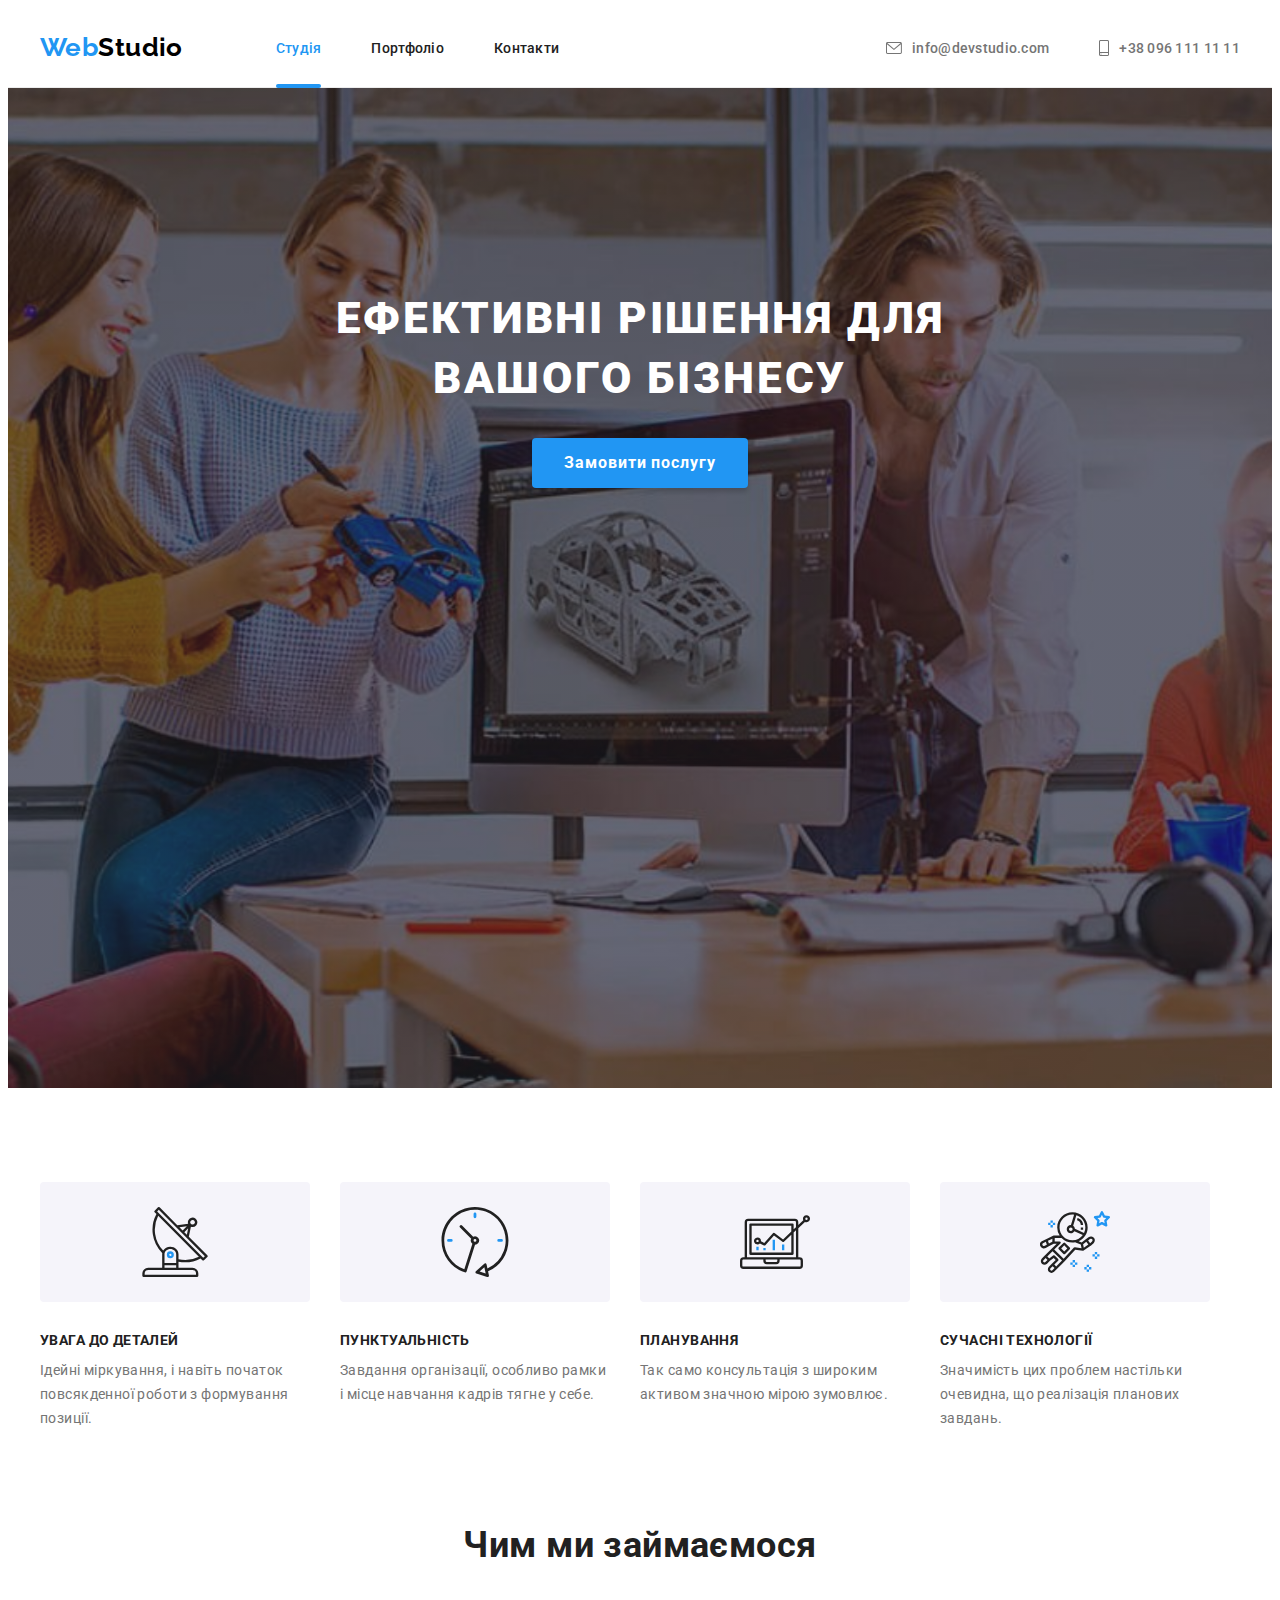
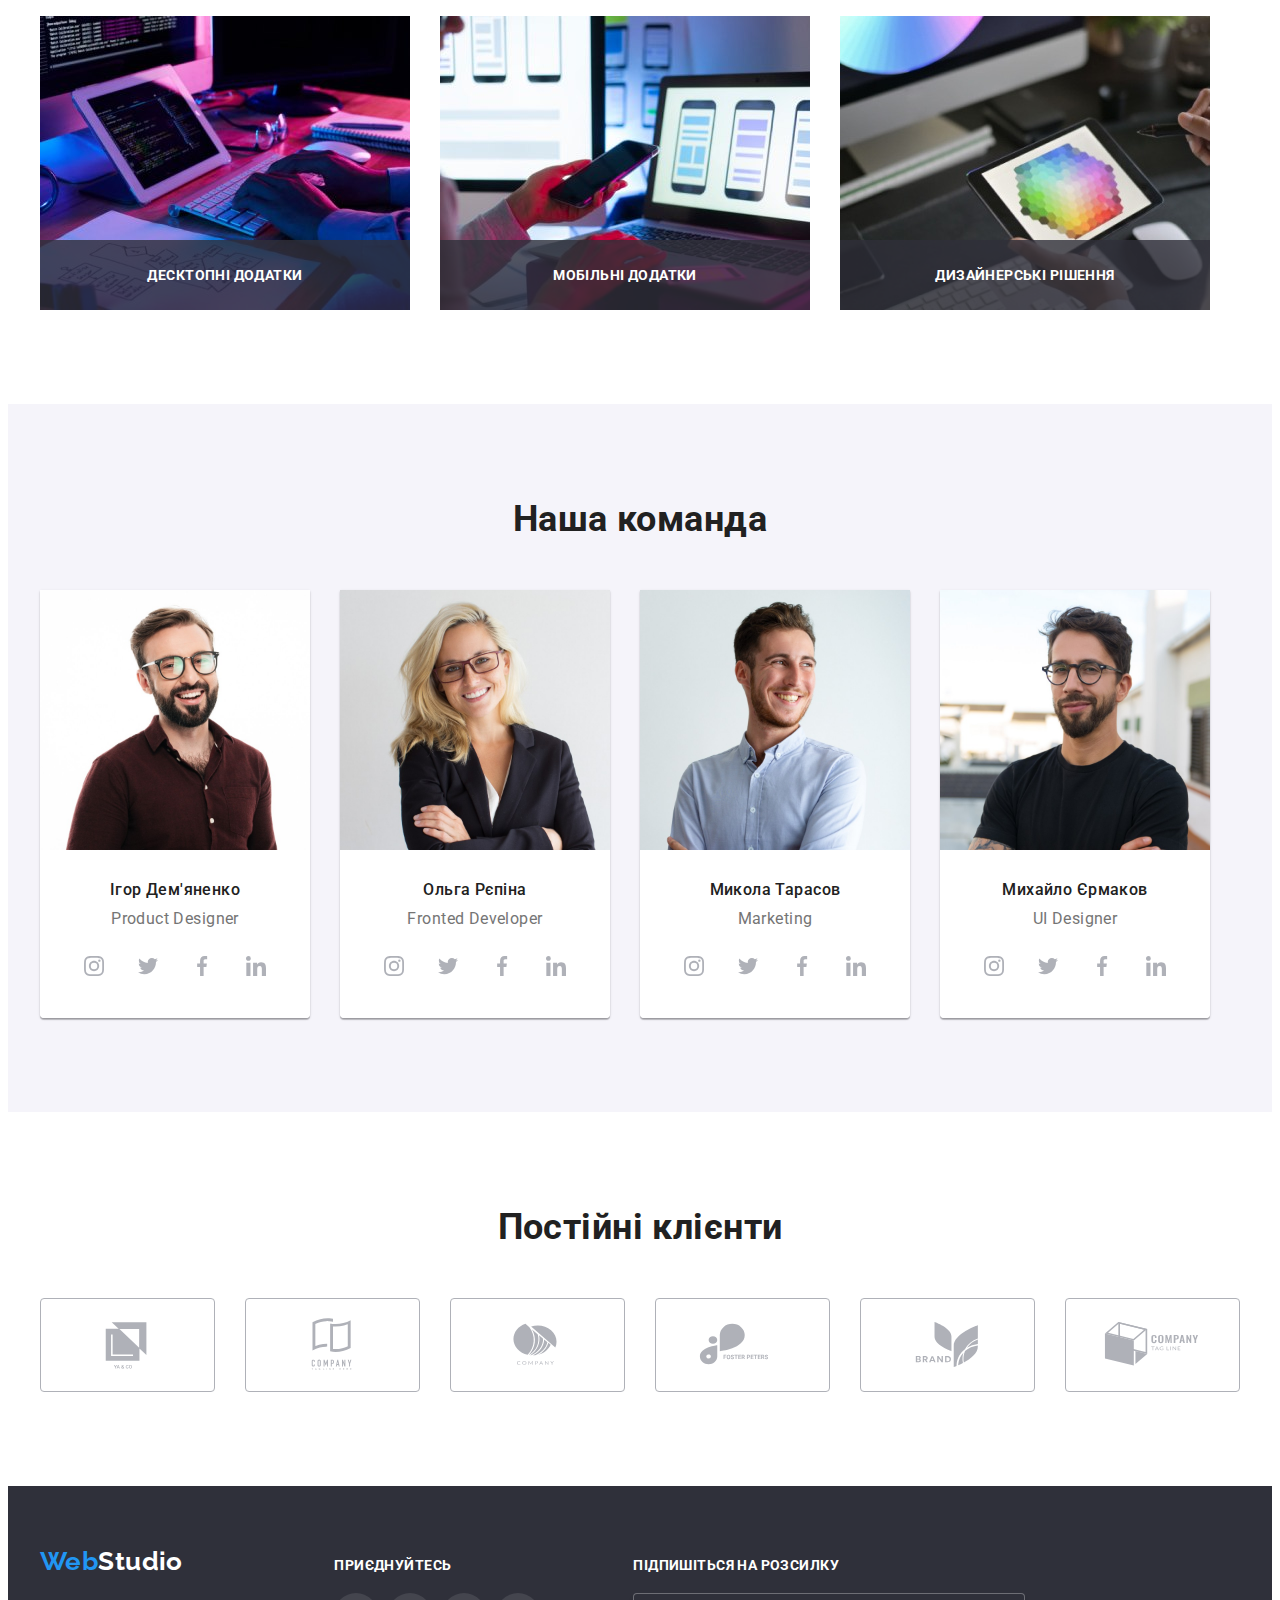
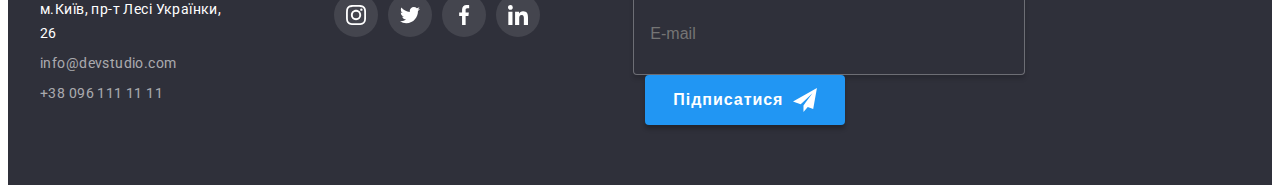
<file: index.html>
<!DOCTYPE html>
<html lang="uk">
  <head>
    <meta charset="UTF-8" />
    <meta http-equiv="X-UA-Compatible" content="IE=edge" />
    <meta name="viewport" content="width=device-width, initial-scale=1.0" />
    <title>Студія</title>
    <!--Fonts-->
    <link rel="preconnect" href="https://fonts.googleapis.com" />
    <link rel="preconnect" href="https://fonts.gstatic.com" crossorigin />
    <link
      href="https://fonts.googleapis.com/css2?family=Raleway:wght@700&family=Roboto:wght@400;500;700;900&display=swap"
      rel="stylesheet"
    />
    <!-- Нормализатор-->
    <link
      rel="stylesheet"
      href="https://cdnjs.cloudflare.com/ajax/libs/modern-normalize/1.1.0/modern-normalize.min.css"
      integrity="sha512-wpPYUAdjBVSE4KJnH1VR1HeZfpl1ub8YT/NKx4PuQ5NmX2tKuGu6U/JRp5y+Y8XG2tV+wKQpNHVUX03MfMFn9Q=="
      crossorigin="anonymous"
      referrerpolicy="no-referrer"
    />
    <!--Styles-->
    <!--<link rel="stylesheet" href="./css/styles.css" />-->
    <link rel="stylesheet" href="./css/main.min.css" />
  </head>
  <body class="page">
    <!--Header-->
    <header class="header">
      <div class="container header__container">
        <a href="./index.html" class="logo logo--color-dark"
          ><span class="accent">Web</span>Studio</a
        >
        <nav class="navigation">
          <ul class="menu navigation__menu">
            <li class="menu__item">
              <a href="./index.html" class="menu__link current">Cтудія</a>
            </li>
            <li class="menu__item">
              <a href="./portfolio.html" class="menu__link">Портфоліо</a>
            </li>
            <li class="menu__item"><a href="" class="menu__link">Контакти</a></li>
          </ul>
        </nav>
        <ul class="connect header__connect">
          <li class="connect__item">
            <a class="connect__link" href="mailto:info@devstudio.com">
              <svg class="connect__svg" width="16" height="12">
                <use href="./images/icons.svg#mail"></use>
              </svg>
              info@devstudio.com
            </a>
          </li>
          <li class="connect__item">
            <a class="connect__link" href="tel:+380961111111"
              ><svg class="connect__svg" width="10" height="16">
                <use href="./images/icons.svg#smartphone"></use>
              </svg>
              +38 096 111 11 11
            </a>
          </li>
        </ul>
      </div>
    </header>
    <main>
      <!--Hero-->
      <section class="hero">
        <div class="container hero__container">
          <h1 class="hero__title">Ефективні рішення для вашого бізнесу</h1>
          <button type="button" class="hero__btn" data-modal-open>Замовити послугу</button>
          <div class="hero-backdrop is-hidden" data-modal>
            <div class="hero-modal">
              <button class="btn-close" type="button" data-modal-close>
                <svg class="modal-close" width="11" height="11">
                  <use href="./images/icons.svg#vector"></use>
                </svg>
              </button>
              <p class="modal-title">Залиште свої дані, ми вам передзвонимо</p>
              <form class="modal-form">
                <div class="modal-field">
                  <label for="user-name" class="input-label">Ім'я</label>
                  <div class="input-wrap">
                    <input
                      type="text"
                      name="user-name"
                      class="modal-input"
                      id="user-name"
                      required
                    />
                    <svg class="modal-input-icon" width="18" height="18">
                      <use href="./images/icons.svg#person"></use>
                    </svg>
                  </div>
                </div>
                <div class="modal-field">
                  <label for="user-tel" class="input-label">Телефон</label>
                  <div class="input-wrap">
                    <input type="text" name="user-tel" class="modal-input" id="user-tel" required />
                    <svg class="modal-input-icon" width="18" height="18">
                      <use href="./images/icons.svg#phone"></use>
                    </svg>
                  </div>
                </div>
                <div class="modal-field">
                  <label for="user-email" class="input-label">Пошта</label>
                  <div class="input-wrap">
                    <input type="text" name="user-email" class="modal-input" id="user-email" />
                    <svg class="modal-input-icon" width="18" height="18">
                      <use href="./images/icons.svg#email"></use>
                    </svg>
                  </div>
                </div>
                <div class="field-comment">
                  <label for="user-comment" class="input-label">Коментар</label>
                  <textarea
                    name="user-comment"
                    class="modal-comment"
                    id="user-comment"
                    placeholder="Введіть текст"
                  ></textarea>
                </div>
                <div class="modal-agree">
                  <input
                    type="checkbox"
                    name="privacy"
                    id="privacy"
                    class="input-check visually-hidden"
                  />
                  <label class="check-text" for="privacy">
                    <span
                      ><svg class="icon-check" width="16" height="15">
                        <use href="./images/icons.svg#check"></use>
                      </svg>
                    </span>
                    Погоджуюся з розсилкою та приймаю
                    <a href=" " class="link-agree">Умови договору</a></label
                  >
                </div>
                <button type="submit" class="btn-modal">Відправити</button>
              </form>
            </div>
          </div>
        </div>
      </section>
      <!--Особливості-->
      <section class="feature section">
        <div class="container feature__container">
          <h2 class="feature__name visually-hidden" lang="en">Feature</h2>
          <ul class="aspect feature__aspect">
            <li class="aspect__item">
              <div class="aspect__group">
                <svg class="aspect__icon">
                  <use href="./images/icons.svg#antenna"></use>
                </svg>
              </div>
              <h3 class="aspect__title">Увага до деталей</h3>
              <p class="aspect__text">
                Ідейні міркування, і навіть початок повсякденної роботи з формування позиції.
              </p>
            </li>
            <li class="aspect__item">
              <div class="aspect__group">
                <svg class="aspect__icon">
                  <use href="./images/icons.svg#clock"></use>
                </svg>
              </div>
              <h3 class="aspect__title">Пунктуальність</h3>
              <p class="aspect__text">
                Завдання організації, особливо рамки і місце навчання кадрів тягне у себе.
              </p>
            </li>
            <li class="aspect__item">
              <div class="aspect__group">
                <svg class="aspect__icon">
                  <use href="./images/icons.svg#diagram"></use>
                </svg>
              </div>
              <h3 class="aspect__title">Планування</h3>
              <p class="aspect__text">
                Так само консультація з широким активом значною мірою зумовлює.
              </p>
            </li>
            <li class="aspect__item">
              <div class="aspect__group">
                <svg class="aspect__icon">
                  <use href="./images/icons.svg#astronaut"></use>
                </svg>
              </div>
              <h3 class="aspect__title">Сучасні технології</h3>
              <p class="aspect__text">
                Значимість цих проблем настільки очевидна, що реалізація планових завдань.
              </p>
            </li>
          </ul>
        </div>
      </section>
      <!--Чим ми займаємося-->
      <section class="work section">
        <div class="container work__container">
          <h2 class="work__title">Чим ми займаємося</h2>
          <ul class="label work__label">
            <li class="label__item">
              <div class="label__thumb">
                <h3 class="label__title">Десктопні додатки</h3>
              </div>
              <img
                class="label__img"
                src="./images/box-1.jpg"
                alt="Набір коду на клавіатурі"
                width="370"
                height="294"
              />
            </li>
            <li class="label__item">
              <div class="label__thumb">
                <h3 class="label__title">Мобільні додатки</h3>
              </div>
              <img
                class="label__img"
                src="./images/box-2.jpg"
                alt="Тримає телефон над ноутбуком"
                width="370"
                height="294"
              />
            </li>
            <li class="label__item">
              <div class="label__thumb">
                <h3 class="label__title">Дизайнерські рішення</h3>
              </div>
              <img
                class="label__img"
                src="./images/box-3.jpg"
                alt="Спектр кольорів на планшеті"
                width="370"
                height="294"
              />
            </li>
          </ul>
        </div>
      </section>
      <!--Teams-->
      <section class="teams section">
        <div class="container teams__container">
          <h2 class="teams__title">Наша команда</h2>
          <ul class="members teams__members">
            <li class="members__item">
              <img
                class="members__img"
                src="./images/team-1.jpg"
                alt="Чоловік з бородою у рубашці в окулярах"
                width="270"
                height="260"
              />
              <div class="members__group">
                <h3 class="members__subtitle">Ігор Дем'яненко</h3>
                <p class="members__text" lang="en">Product Designer</p>
                <ul class="social members__social">
                  <li class="social__item сommun-item">
                    <a
                      class="social__link commun-link commun-link--color-light"
                      href="https://www.instagram.com"
                      target="_blank"
                      rel="noreferrer noopener"
                      lang="en"
                      aria-label="Instagram"
                    >
                      <svg class="social__icon commun-icon">
                        <use href="./images/icons.svg#instagram"></use>
                      </svg>
                    </a>
                  </li>
                  <li class="social__item сommun-item">
                    <a
                      class="social__link commun-link commun-link--color-light"
                      href="https://twitter.com"
                      target="_blank"
                      rel="noreferrer noopener"
                      lang="en"
                      aria-label="Twitter"
                    >
                      <svg class="social__icon commun-icon">
                        <use href="./images/icons.svg#twitter"></use>
                      </svg>
                    </a>
                  </li>
                  <li class="social__item сommun-item">
                    <a
                      class="social__link commun-link commun-link--color-light"
                      href="https://www.facebook.com/"
                      target="_blank"
                      rel="noreferrer noopener"
                      lang="en"
                      aria-label="Facebook"
                    >
                      <svg class="social__icon commun-icon">
                        <use href="./images/icons.svg#facebook"></use>
                      </svg>
                    </a>
                  </li>
                  <li class="social__item сommun-item">
                    <a
                      class="social__link commun-link commun-link--color-light"
                      href="https://www.linkedin.com"
                      target="_blank"
                      rel="noreferrer noopener"
                      lang="en"
                      aria-label="Lindenin"
                    >
                      <svg class="social__icon commun-icon">
                        <use href="./images/icons.svg#linkedin"></use>
                      </svg>
                    </a>
                  </li>
                </ul>
              </div>
            </li>
            <li class="members__item">
              <img
                class="members__img"
                src="./images/team-2.jpg"
                alt="Жінка в окулярах в піджаку"
                width="270"
                height="260"
              />
              <div class="members__group">
                <h3 class="members__subtitle">Ольга Рєпіна</h3>
                <p class="members__text" lang="en">Fronted Developer</p>
                <ul class="social members__social">
                  <li class="social__item сommun-item">
                    <a
                      class="social__link commun-link commun-link--color-light"
                      href="https://www.instagram.com"
                      target="_blank"
                      rel="noreferrer noopener"
                      lang="en"
                      aria-label="Instagram"
                    >
                      <svg class="social__icon commun-icon">
                        <use href="./images/icons.svg#instagram"></use>
                      </svg>
                    </a>
                  </li>
                  <li class="social__item сommun-item">
                    <a
                      class="social__link commun-link commun-link--color-light"
                      href="https://twitter.com"
                      target="_blank"
                      rel="noreferrer noopener"
                      lang="en"
                      aria-label="Twitter"
                    >
                      <svg class="social__icon commun-icon">
                        <use href="./images/icons.svg#twitter"></use>
                      </svg>
                    </a>
                  </li>
                  <li class="social__item сommun-item">
                    <a
                      class="social__link commun-link commun-link--color-light"
                      href="https://www.facebook.com/"
                      target="_blank"
                      rel="noreferrer noopener"
                      lang="en"
                      aria-label="Facebook"
                    >
                      <svg class="social__icon commun-icon">
                        <use href="./images/icons.svg#facebook"></use>
                      </svg>
                    </a>
                  </li>
                  <li class="social__item сommun-item">
                    <a
                      class="social__link commun-link commun-link--color-light"
                      href="https://www.linkedin.com"
                      target="_blank"
                      rel="noreferrer noopener"
                      lang="en"
                      aria-label="Linkendin"
                    >
                      <svg class="social__icon commun-icon">
                        <use href="./images/icons.svg#linkedin"></use>
                      </svg>
                    </a>
                  </li>
                </ul>
              </div>
            </li>
            <li class="members__item сommun-item">
              <img
                class="members__img"
                src="./images/team-3.jpg"
                alt="Чоловік у блакитній рубашці"
                width="270"
                height="260"
              />
              <div class="members__group">
                <h3 class="members__subtitle">Микола Тарасов</h3>
                <p class="members__text" lang="en">Marketing</p>
                <ul class="social members__social">
                  <li class="social__item сommun-item">
                    <a
                      class="social__link commun-link commun-link--color-light"
                      href="https://www.instagram.com"
                      target="_blank"
                      rel="noreferrer noopener"
                      lang="en"
                      aria-label="Instagram"
                    >
                      <svg class="social__icon commun-icon">
                        <use href="./images/icons.svg#instagram"></use>
                      </svg>
                    </a>
                  </li>
                  <li class="social__item сommun-item">
                    <a
                      class="social__link commun-link commun-link--color-light"
                      href="https://twitter.com"
                      target="_blank"
                      rel="noreferrer noopener"
                      lang="en"
                      aria-label="Twitter"
                    >
                      <svg class="social__icon commun-icon">
                        <use href="./images/icons.svg#twitter"></use>
                      </svg>
                    </a>
                  </li>
                  <li class="social__item сommun-item">
                    <a
                      class="social__link commun-link commun-link--color-light"
                      href="https://www.facebook.com/"
                      target="_blank"
                      rel="noreferrer noopener"
                      lang="en"
                      aria-label="Facebook"
                    >
                      <svg class="social__icon commun-icon">
                        <use href="./images/icons.svg#facebook"></use>
                      </svg>
                    </a>
                  </li>
                  <li class="social__item сommun-item">
                    <a
                      class="social__link commun-link commun-link--color-light"
                      href="https://www.linkedin.com"
                      target="_blank"
                      rel="noreferrer noopener"
                      lang="en"
                      aria-label="Linkendin"
                    >
                      <svg class="social__icon commun-icon">
                        <use href="./images/icons.svg#linkedin"></use>
                      </svg>
                    </a>
                  </li>
                </ul>
              </div>
            </li>
            <li class="members__item">
              <img
                class="members__img"
                src="./images/team-4.jpg"
                alt="Чоловік з бородою у чорній футболці в окулярах"
                width="270"
                height="260"
              />
              <div class="members__group">
                <h3 class="members__subtitle">Михайло Єрмаков</h3>
                <p class="members__text" lang="en">UI Designer</p>
                <ul class="social members__social">
                  <li class="social__item сommun-item">
                    <a
                      class="social__link commun-link commun-link--color-light"
                      href="https://www.instagram.com"
                      target="_blank"
                      rel="noreferrer noopener"
                      lang="en"
                      aria-label="Instagram"
                    >
                      <svg class="social__icon commun-icon">
                        <use href="./images/icons.svg#instagram"></use>
                      </svg>
                    </a>
                  </li>
                  <li class="social__item сommun-item">
                    <a
                      class="social__link commun-link commun-link--color-light"
                      href="https://twitter.com"
                      target="_blank"
                      rel="noreferrer noopener"
                      lang="en"
                      aria-label="Twitter"
                    >
                      <svg class="social__icon commun-icon">
                        <use href="./images/icons.svg#twitter"></use>
                      </svg>
                    </a>
                  </li>
                  <li class="social__item сommun-item">
                    <a
                      class="social__link commun-link commun-link--color-light"
                      href="https://www.facebook.com/"
                      target="_blank"
                      rel="noreferrer noopener"
                      lang="en"
                      aria-label="Facebook"
                    >
                      <svg class="social__icon commun-icon">
                        <use href="./images/icons.svg#facebook"></use>
                      </svg>
                    </a>
                  </li>
                  <li class="social__item сommun-item">
                    <a
                      class="social__link commun-link commun-link--color-light"
                      href="https://www.linkedin.com"
                      target="_blank"
                      rel="noreferrer noopener"
                      lang="en"
                      aria-label="Linkendin"
                    >
                      <svg class="social__icon commun-icon">
                        <use href="./images/icons.svg#linkedin"></use>
                      </svg>
                    </a>
                  </li>
                </ul>
              </div>
            </li>
          </ul>
        </div>
      </section>
      <!--Clients-->
      <section class="clients section">
        <div class="container clients__container">
          <h2 class="clients__title">Постійні клієнти</h2>
          <ul class="points clients__points">
            <li class="points__item">
              <a class="points__link" href="" aria-label="Кліент 1">
                <svg class="points__icon">
                  <use href="./images/icons.svg#client-1"></use>
                </svg>
              </a>
            </li>
            <li class="points__item">
              <a class="points__link" href="" aria-label="Кліент 2">
                <svg class="points__icon">
                  <use href="./images/icons.svg#client-2"></use>
                </svg>
              </a>
            </li>
            <li class="points__item">
              <a class="points__link" href="" aria-label="Кліент 3">
                <svg class="points__icon">
                  <use class="" href="./images/icons.svg#client-3"></use>
                </svg>
              </a>
            </li>
            <li class="points__item">
              <a class="points__link" href="" aria-label="Кліент 4">
                <svg class="points__icon">
                  <use href="./images/icons.svg#client-4"></use>
                </svg>
              </a>
            </li>
            <li class="points__item">
              <a class="points__link" href="" aria-label="Кліент 5">
                <svg class="points__icon">
                  <use href="./images/icons.svg#client-5"></use>
                </svg>
              </a>
            </li>
            <li class="points__item">
              <a class="points__link" href="" aria-label="Кліент 6">
                <svg class="points__icon">
                  <use href="./images/icons.svg#client-6"></use>
                </svg>
              </a>
            </li>
          </ul>
        </div>
      </section>
      <!--Footer-->
      <footer class="footer footer__section">
        <div class="container footer__container">
          <div class="footer__group">
            <a class="logo logo--color-light" href="./index.html">
              <span class="accent">Web</span>Studio</a
            >
            <address class="address footer__address">
              <ul class="contacts address__contacts">
                <li class="contacts__item">
                  <a
                    class="contacts__link-maps"
                    href="https://goo.gl/maps/irSUavrNs4gXYDeR6"
                    target="_blank"
                    rel="noreferrer noopener"
                    >м.Київ, пр-т Лесі Українки, 26</a
                  >
                </li>
                <li class="contacts__item">
                  <a class="contacts__link" href="mailto:info@devstudio.com">info@devstudio.com</a>
                </li>
                <li class="contacts__item">
                  <a class="contacts__link" href="tel:+380961111111">+38 096 111 11 11</a>
                </li>
              </ul>
            </address>
          </div>
          <div class="public footer__public">
            <h2 class="public__title">Приєднуйтесь</h2>
            <ul class="public__list">
              <li class="public__item сommun-item">
                <a
                  class="public__link commun-link commun-link--color-grey"
                  href="https://www.instagram.com"
                  target="_blank"
                  rel="noreferrer noopener"
                  lang="en"
                  aria-label="Instagram"
                >
                  <svg class="public__icon commun-icon">
                    <use href="./images/icons.svg#instagram"></use>
                  </svg>
                </a>
              </li>
              <li class="public__item сommun-item">
                <a
                  class="public__link commun-link commun-link--color-grey"
                  href=""
                  target="_blank"
                  rel="noreferrer noopener"
                  lang="en"
                  aria-label="Twitter"
                >
                  <svg class="public__icon commun-icon">
                    <use href="./images/icons.svg#twitter"></use>
                  </svg>
                </a>
              </li>
              <li class="public__item сommun-item">
                <a
                  class="public__link commun-link commun-link--color-grey"
                  href="https://www.facebook.com/"
                  target="_blank"
                  rel="noreferrer noopener"
                  lang="en"
                  aria-label="Facebook"
                >
                  <svg class="public__icon commun-icon">
                    <use href="./images/icons.svg#facebook"></use>
                  </svg>
                </a>
              </li>
              <li class="public__item сommun-item">
                <a
                  class="public__link commun-link commun-link--color-grey"
                  href="https://www.linkedin.com"
                  target="_blank"
                  rel="noreferrer noopener"
                  lang="en"
                  aria-label="Linkendin"
                >
                  <svg class="public__icon commun-icon">
                    <use href="./images/icons.svg#linkedin"></use>
                  </svg>
                </a>
              </li>
            </ul>
          </div>
          <div class="subscribe footer__subscribe">
            <p class="subscribe__title">Підпишіться на розсилку</p>
            <form class="send-form subscribe__send-form">
              <input
                type="text"
                name="subscribe-email"
                class="send-form__input"
                placeholder="E-mail"
              />
              <button type="submit" class="send-form__btn">
                Підписатися
                <svg class="send-form__icon" width="24" height="24">
                  <use href="./images/icons.svg#icon-send"></use>
                </svg>
              </button>
            </form>
          </div>
        </div>
      </footer>
    </main>
    <script src="./js/modal.js"></script>
  </body>
</html>
</file>
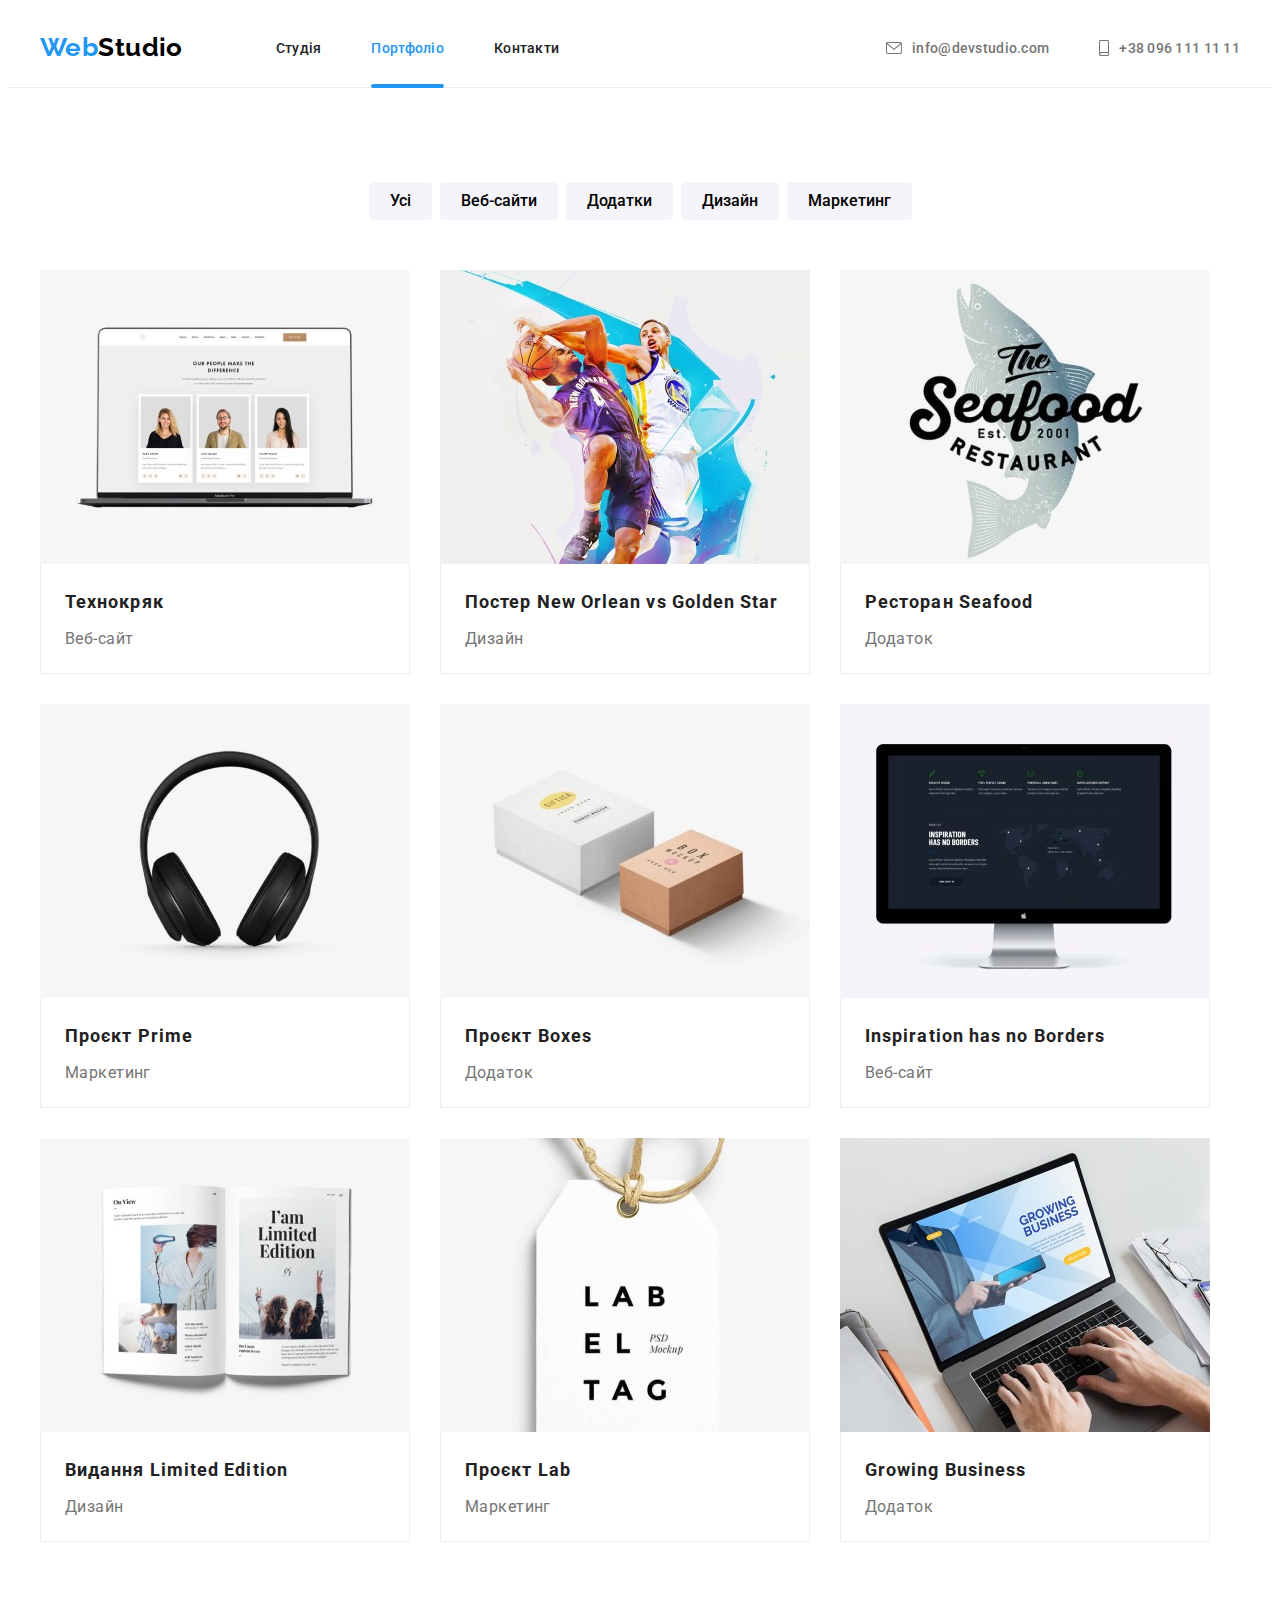
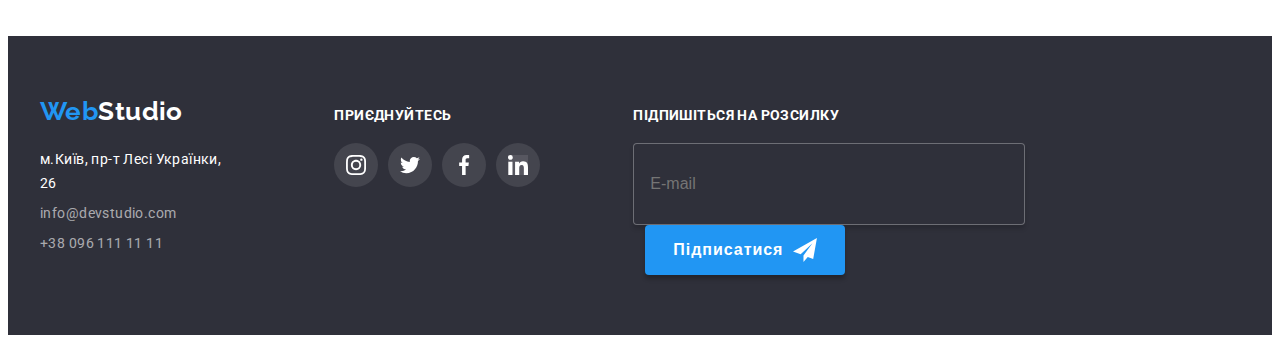
<file: portfolio.html>
<!DOCTYPE html>
<html lang="uk">
  <head>
    <meta charset="UTF-8" />
    <meta http-equiv="X-UA-Compatible" content="IE=edge" />
    <meta name="viewport" content="width=device-width, initial-scale=1.0" />
    <title>Портфоліо</title>
    <!--Fonts-->
    <link rel="preconnect" href="https://fonts.googleapis.com" />
    <link rel="preconnect" href="https://fonts.gstatic.com" crossorigin />
    <link
      href="https://fonts.googleapis.com/css2?family=Raleway:wght@700&family=Roboto:wght@400;500;700;900&display=swap"
      rel="stylesheet"
    />
    <!-- Нормализатор-->
    <link
      rel="stylesheet"
      href="https://cdnjs.cloudflare.com/ajax/libs/modern-normalize/1.1.0/modern-normalize.min.css"
      integrity="sha512-wpPYUAdjBVSE4KJnH1VR1HeZfpl1ub8YT/NKx4PuQ5NmX2tKuGu6U/JRp5y+Y8XG2tV+wKQpNHVUX03MfMFn9Q=="
      crossorigin="anonymous"
      referrerpolicy="no-referrer"
    />
    <!--Styles-->
    <!--<link rel="stylesheet" href="./css/styles.css" />-->
    <link rel="stylesheet" href="./css/main.min.css" />
  </head>
  <body class="page">
    <!--Header-->
    <header class="header">
      <div class="container header__container">
        <a href="./index.html" class="logo logo--color-dark">
          <span class="accent">Web</span>Studio</a
        >
        <nav class="navigation">
          <ul class="menu navigation__menu">
            <li class="menu__item"><a href="./index.html" class="menu__link">Cтудія</a></li>
            <li class="menu__item">
              <a href="./portfolio.html" class="menu__link current">Портфоліо</a>
            </li>
            <li class="menu__item"><a href="" class="menu__link">Контакти</a></li>
          </ul>
        </nav>
        <ul class="connect header__connect">
          <li class="connect__item">
            <a class="connect__link" href="mailto:info@devstudio.com">
              <svg class="connect__svg" width="16" height="12">
                <use href="./images/icons.svg#mail"></use>
              </svg>
              info@devstudio.com
            </a>
          </li>
          <li class="connect__item">
            <a class="connect__link" href="tel:+380961111111"
              ><svg class="connect__svg" width="10" height="16">
                <use href="./images/icons.svg#smartphone"></use>
              </svg>
              +38 096 111 11 11
            </a>
          </li>
        </ul>
      </div>
    </header>
    <main>
      <section class="portfolio section">
        <div class="container portfolio__container">
          <h1 class="portfolio__title visually-hidden">Портфоліо</h1>
          <!--Фільтри-->
          <ul class="filter portfolio__filter">
            <li class="filter__item"><button class="filter__btn" type="button">Усі</button></li>
            <li class="filter__item">
              <button class="filter__btn" type="button">Веб-сайти</button>
            </li>
            <li class="filter__item"><button class="filter__btn" type="button">Додатки</button></li>
            <li class="filter__item"><button class="filter__btn" type="button">Дизайн</button></li>
            <li class="filter__item">
              <button class="filter__btn" type="button">Маркетинг</button>
            </li>
          </ul>
          <!--Портфоліо-->
          <ul class="cards portfolio__cards">
            <li class="cards__item">
              <a class="cards__link" href="">
                <div class="cards__thumb">
                  <img
                    class="cards__img"
                    src="./images/project-1.jpg"
                    alt="Картки з фотографіями людей на ноутбуці"
                    width="370"
                    height="294"
                  />
                  <div class="cards__overlay">
                    <p class="cards__description">
                      Ресурс пропонує комплексні пропозиції з різним рівнем функціоналу та сервісів.
                      Все це дозволить відвідувачу отримати вичерпні відомості про компанію чи
                      приватну особу.
                    </p>
                  </div>
                </div>
                <div class="cards__group">
                  <h2 class="cards__title">Технокряк</h2>
                  <p class="cards__text">Веб-сайт</p>
                </div></a
              >
            </li>
            <li class="cards__item">
              <a class="cards__link" href="">
                <div class="cards__thumb">
                  <img
                    class="cards__img"
                    src="./images/project-2.jpg"
                    alt="Два гравця у баскетбол з м'ячем"
                    width="370"
                    height="294"
                  />
                  <div class="cards__overlay">
                    <p class="cards__description">
                      Ресурс пропонує комплексні пропозиції з різним рівнем функціоналу та сервісів.
                      Все це дозволить відвідувачу отримати вичерпні відомості про компанію чи
                      приватну особу.
                    </p>
                  </div>
                </div>
                <div class="cards__group">
                  <h2 class="cards__title">Постер New Orlean vs Golden Star</h2>
                  <p class="cards__text">Дизайн</p>
                </div></a
              >
            </li>
            <li class="cards__item">
              <a class="cards__link" href="">
                <div class="cards__thumb">
                  <img
                    class="cards__img"
                    src="./images/project-3.jpg"
                    alt="Риба і назва ресторану"
                    width="370"
                    height="294"
                  />
                  <div class="cards__overlay">
                    <p class="cards__description">
                      Ресурс пропонує комплексні пропозиції з різним рівнем функціоналу та сервісів.
                      Все це дозволить відвідувачу отримати вичерпні відомості про компанію чи
                      приватну особу.
                    </p>
                  </div>
                </div>
                <div class="cards__group">
                  <h2 class="cards__title">Ресторан Seafood</h2>
                  <p class="cards__text">Додаток</p>
                </div></a
              >
            </li>
            <li class="cards__item">
              <a class="cards__link" href="">
                <div class="cards__thumb">
                  <img
                    class="cards__img"
                    src="./images/project-4.jpg"
                    alt="Навушники"
                    width="370"
                    height="294"
                  />
                  <div class="cards__overlay">
                    <p class="cards__description">
                      Ресурс пропонує комплексні пропозиції з різним рівнем функціоналу та сервісів.
                      Все це дозволить відвідувачу отримати вичерпні відомості про компанію чи
                      приватну особу.
                    </p>
                  </div>
                </div>

                <div class="cards__group">
                  <h2 class="cards__title">Проєкт Prime</h2>
                  <p class="cards__text">Маркетинг</p>
                </div></a
              >
            </li>
            <li class="cards__item">
              <a class="cards__link" href="">
                <div class="cards__thumb">
                  <img
                    class="cards__img"
                    src="./images/project-5.jpg"
                    alt="Дві коробки"
                    width="370"
                    height="294"
                  />
                  <div class="cards__overlay">
                    <p class="cards__description">
                      Ресурс пропонує комплексні пропозиції з різним рівнем функціоналу та сервісів.
                      Все це дозволить відвідувачу отримати вичерпні відомості про компанію чи
                      приватну особу.
                    </p>
                  </div>
                </div>
                <div class="cards__group">
                  <h2 class="cards__title">Проєкт Boxes</h2>
                  <p class="cards__text">Додаток</p>
                </div></a
              >
            </li>
            <li class="cards__item">
              <a class="cards__link" href="">
                <div class="cards__thumb">
                  <img
                    class="cards__img"
                    src="./images/project-6.jpg"
                    alt="Сторінка веб-сайту на моніторі"
                    width="370"
                    height="294"
                  />
                  <div class="cards__overlay">
                    <p class="cards__description">
                      Ресурс пропонує комплексні пропозиції з різним рівнем функціоналу та сервісів.
                      Все це дозволить відвідувачу отримати вичерпні відомості про компанію чи
                      приватну особу.
                    </p>
                  </div>
                </div>
                <div class="cards__group">
                  <h2 class="cards__title" lang="en">Inspiration has no Borders</h2>
                  <p class="cards__text">Веб-сайт</p>
                </div></a
              >
            </li>
            <li class="cards__item">
              <a class="cards__link" href="">
                <div class="cards__thumb">
                  <img
                    class="cards__img"
                    src="./images/project-7.jpg"
                    alt="Відкриті сторінки журналу"
                    width="370"
                    height="294"
                  />
                  <div class="cards__overlay">
                    <p class="cards__description">
                      Ресурс пропонує комплексні пропозиції з різним рівнем функціоналу та сервісів.
                      Все це дозволить відвідувачу отримати вичерпні відомості про компанію чи
                      приватну особу.
                    </p>
                  </div>
                </div>
                <div class="cards__group">
                  <h2 class="cards__title">Видання Limited Edition</h2>
                  <p class="cards__text">Дизайн</p>
                </div>
              </a>
            </li>
            <li class="cards__item">
              <a class="cards__link" href="">
                <div class="cards__thumb">
                  <img
                    class="cards__img"
                    src="./images/project-8.jpg"
                    alt="Бірка з написом"
                    width="370"
                    height="294"
                  />
                  <div class="cards__overlay">
                    <p class="cards__description">
                      Ресурс пропонує комплексні пропозиції з різним рівнем функціоналу та сервісів.
                      Все це дозволить відвідувачу отримати вичерпні відомості про компанію чи
                      приватну особу.
                    </p>
                  </div>
                </div>
                <div class="cards__group">
                  <h2 class="cards__title">Проєкт <span>Lab</span></h2>
                  <p class="cards__text">Маркетинг</p>
                </div>
              </a>
            </li>
            <li class="cards__item">
              <a class="cards__link" href="">
                <div class="cards__thumb">
                  <img
                    class="cards__img"
                    src="./images/project-9.jpg"
                    alt="Скроллінг сайту на ноутбуці"
                    width="370"
                    height="294"
                  />
                  <div class="cards__overlay">
                    <p class="cards__description">
                      Ресурс пропонує комплексні пропозиції з різним рівнем функціоналу та сервісів.
                      Все це дозволить відвідувачу отримати вичерпні відомості про компанію чи
                      приватну особу.
                    </p>
                  </div>
                </div>
                <div class="cards__group">
                  <h2 class="cards__title" lang="en">Growing Business</h2>
                  <p class="cards__text">Додаток</p>
                </div>
              </a>
            </li>
          </ul>
        </div>
      </section>
      <!--Footer-->
      <footer class="footer footer__section">
        <div class="container footer__container">
          <div class="footer__group">
            <a class="logo logo--color-light" href="./index.html">
              <span class="accent">Web</span>Studio</a
            >
            <address class="address footer__address">
              <ul class="contacts address__contacts">
                <li class="contacts__item">
                  <a
                    class="contacts__link-maps"
                    href="https://goo.gl/maps/irSUavrNs4gXYDeR6"
                    target="_blank"
                    rel="noreferrer noopener"
                    >м.Київ, пр-т Лесі Українки, 26</a
                  >
                </li>
                <li class="contacts__item">
                  <a class="contacts__link" href="mailto:info@devstudio.com">info@devstudio.com</a>
                </li>
                <li class="contacts__item">
                  <a class="contacts__link" href="tel:+380961111111">+38 096 111 11 11</a>
                </li>
              </ul>
            </address>
          </div>
          <div class="public footer__public">
            <h2 class="public__title">Приєднуйтесь</h2>
            <ul class="public__list">
              <li class="public__item сommun-item">
                <a
                  class="public__link commun-link commun-link--color-grey"
                  href="https://www.instagram.com"
                  target="_blank"
                  rel="noreferrer noopener"
                  lang="en"
                  aria-label="Instagram"
                >
                  <svg class="public__icon commun-icon">
                    <use href="./images/icons.svg#instagram"></use>
                  </svg>
                </a>
              </li>
              <li class="public__item сommun-item">
                <a
                  class="public__link commun-link commun-link--color-grey"
                  href=""
                  target="_blank"
                  rel="noreferrer noopener"
                  lang="en"
                  aria-label="Twitter"
                >
                  <svg class="public__icon commun-icon">
                    <use href="./images/icons.svg#twitter"></use>
                  </svg>
                </a>
              </li>
              <li class="public__item сommun-item">
                <a
                  class="public__link commun-link commun-link--color-grey"
                  href="https://www.facebook.com/"
                  target="_blank"
                  rel="noreferrer noopener"
                  lang="en"
                  aria-label="Facebook"
                >
                  <svg class="public__icon commun-icon">
                    <use href="./images/icons.svg#facebook"></use>
                  </svg>
                </a>
              </li>
              <li class="public__item сommun-item">
                <a
                  class="public__link commun-link commun-link--color-grey"
                  href="https://www.linkedin.com"
                  target="_blank"
                  rel="noreferrer noopener"
                  lang="en"
                  aria-label="Linkendin"
                >
                  <svg class="public__icon commun-icon commun-link--color-grey">
                    <use href="./images/icons.svg#linkedin"></use>
                  </svg>
                </a>
              </li>
            </ul>
          </div>
          <div class="subscribe footer__subscribe">
            <p class="subscribe__title">Підпишіться на розсилку</p>
            <form class="send-form subscribe__send-form">
              <input
                type="text"
                name="subscribe-email"
                class="send-form__input"
                placeholder="E-mail"
              />
              <button type="submit" class="send-form__btn">
                Підписатися
                <svg class="send-form__icon" width="24" height="24">
                  <use href="./images/icons.svg#icon-send"></use>
                </svg>
              </button>
            </form>
          </div>
        </div>
      </footer>
    </main>
    <script src="./js/modal.js"></script>
  </body>
</html>
</file>
<file: css/styles.css>
/*Header*/
/*Footer*/

/*HERO*/

/*Особливості*/

/*Чим ми займаємось*/

/*Команда*/

/*Портфоліо*/

/*Modal window hero*/
</file>
<file: css/main.min.css>
.page{font-family:var(--main-font);font-size:14px;line-height:1.7142857143;color:var(--main-txt-cl);background-color:var(--accent-bg-cl);letter-spacing:.03em}.section{padding-top:94px;padding-bottom:94px}h1,h2,h3,p{margin:0}img{display:block;max-width:100%;height:auto}.label__thumb,.check-text span,.check-text,.btn-close,.connect__link,.aspect__group,.points__link,.commun-link{display:flex;align-items:center;justify-content:center}:root{--main-font: "Roboto", sans-serif;--secondary-font: "Raleway", sans-serif;--main-txt-cl: #212121;--secondary-txt-cl: #757575;--white-title-cl: #ffffff;--first-logo-cl: #2196f3;--dark-logo-cl: #000000;--light-logo-cl: #ffffff;--link-hvr-cl: #2196f3;--link-nav-cl: #212121;--contacts-hdr-cl: #757575;--contacts-ftr-cl-60: rgba(255, 255, 255, 0.6);--adress-ftr-cl: #ffffff;--accent-bg-cl: #ffffff;--dark-bg-cl: #2f303a;--light-bg-cl: #f5f4fa;--hero-btn-cl: #2196f3;--hero-border: 1px solid #2196f3;--hero-btn-txt: #ffffff;--btn-radius: 4px;--hero-btn-shadow: 0px 4px 4px rgba(0, 0, 0, 0.15);--hero-hv-cl: #188ce8;--modal-bg-hero: rgba(0, 0, 0, 0.2);--modal-border-radius: 4px;--modal-shadow: 0px 1px 3px rgba(0, 0, 0, 0.12), 0px 1px 1px rgba(0, 0, 0, 0.14), 0px 2px 1px rgba(0, 0, 0, 0.2);--vector-border-modal: rgba(0, 0, 0, 0.1);--btn-bg-hover: #2196f3;--btn-text-hover: #ffffff;--btn-bg-cl: #f5f4fa;--btn-txt-cl: #212121;--btn-shadow-hv: 0px 3px 1px rgba(0, 0, 0, 0.1), 0px 1px 2px rgba(0, 0, 0, 0.08), 0px 2px 2px rgba(0, 0, 0, 0.12);--teams-bg: #ffffff;--teams-link-title: #212121;--teams-border-radius: 0px 0px 4px 4px;--teams-border-shadow: 0px 1px 3px rgba(0, 0, 0, 0.12), 0px 1px 1px rgba(0, 0, 0, 0.14), 0px 2px 1px rgba(0, 0, 0, 0.2);--portfolio-cards-border: 1px solid #eeeeee;--portfolio-shadow-hv: 0px 1px 1px rgba(0, 0, 0, 0.12), 0px 4px 4px rgba(0, 0, 0, 0.06), 1px 4px 6px rgba(0, 0, 0, 0.16);--portfolio-box-bg: rgba(33, 150, 243, 0.9);--header-border: 1px solid #ececec;--feature-icon-bg: #f5f4fa;--clients-icon-cl: #afb1b8;--social-icon-cl: #afb1b8;--social-link-bg: #2196f3;--social-hv-icon: #ffffff;--public-ftr-cl: #ffffff;--public-ftr-bg: rgba(255, 255, 255, 0.1);--public-hv-bg: #2196f3;--anim-fast-hv: 250ms cubic-bezier(0.4, 0, 0.2, 1)}.container{width:1200px;padding-left:15px;padding-right:15px;margin-left:auto;margin-right:auto}.logo{font-family:var(--secondary-font);font-weight:700;font-size:26px;line-height:1.1923076923;text-decoration:none}.logo--color-dark{color:var(--dark-logo-cl)}.logo--color-light{color:var(--light-logo-cl)}.footer{background-color:var(--dark-bg-cl)}.footer__section{padding-top:60px;padding-bottom:60px}.footer__container{display:flex;align-items:baseline}.header{border-bottom:var(--header-border)}.header__container{display:flex;align-items:center}.portfolio__container{display:flex;flex-direction:column;align-items:center}.сommun-item:not(:last-child){margin-right:10px}.commun-icon{width:20px;height:20px;fill:currentColor}.commun-link{width:44px;height:44px;border-radius:50%}.commun-link--color-light{color:var(--social-icon-cl);transition:background-color var(--anim-fast-hv),color var(--anim-fast-hv)}.commun-link--color-light:hover,.commun-link--color-light:focus{background-color:var(--social-link-bg);color:var(--social-hv-icon)}.commun-link--color-grey{color:var(--public-ftr-cl);background-color:var(--public-ftr-bg);transition:background-color var(--anim-fast-hv)}.commun-link--color-grey:hover,.commun-link--color-grey:focus{background-color:var(--public-hv-bg)}.visually-hidden{position:absolute;white-space:nowrap;width:1px;height:1px;overflow:hidden;border:0;padding:0;clip:rect(0 0 0 0);-webkit-clip-path:inset(50%);clip-path:inset(50%);margin:-1px}.clients__title{font-size:36px;line-height:1.1666666667;text-align:center;margin-bottom:50px}.clients__points{display:flex;list-style:none;margin-top:0;margin-bottom:0;padding-left:0;gap:30px}.points__item{flex-basis:calc((100% - 150px)/6)}.points__link{border:1px solid #afb1b8;border-radius:4px;height:92px;color:var(--clients-icon-cl);transition:color var(--anim-fast-hv),border-color var(--anim-fast-hv)}.points__link:hover,.points__link:focus{color:var(--link-hvr-cl);border-color:var(--link-hvr-cl)}.points__icon{width:106px;height:60px;fill:currentColor}.feature__container{display:flex}.feature__aspect{display:flex;margin-top:0;margin-bottom:0;padding-left:0;gap:30px}.aspect__item{display:flex;flex-direction:column;width:270px;list-style:none}.aspect__group{height:120px;background-color:var(--feature-icon-bg);border-radius:4px;margin-bottom:30px}.aspect__icon{width:70px;height:70px}.aspect__title{margin-bottom:10px;font-weight:700;font-size:14px;line-height:1.1428571429;text-transform:uppercase}.aspect__text{color:var(--secondary-txt-cl)}.footer__address{margin-top:20px}.address__contacts{margin-top:0;margin-bottom:0;padding-left:0}.contacts__item{list-style:none}.contacts__item:not(:last-child){margin-bottom:6px}.contacts__link-maps{font-style:normal;text-decoration:none;color:var(--adress-ftr-cl);transition:color var(--anim-fast-hv)}.contacts__link-maps:hover,.contacts__link-maps:focus{color:var(--link-hvr-cl)}.contacts__link{text-decoration:none;font-style:normal;color:var(--contacts-ftr-cl-60)}.contacts__link:hover,.contacts__link:focus{color:var(--link-hvr-cl)}.footer__public{margin-left:93px}.public__title{font-size:14px;line-height:1.1428571429;text-transform:uppercase;color:var(--public-ftr-cl);margin-bottom:20px}.public__list{display:flex;list-style:none;margin:0;padding-left:0}.footer__subscribe{margin-left:93px}.subscribe__title{font-weight:700;font-size:14px;line-height:1.1428571429;letter-spacing:.03em;text-transform:uppercase;color:#fff;margin-bottom:20px}.send-form__input{width:358px;height:50px;padding:15px 16px;border:1px solid rgba(255,255,255,.3);background-color:var(--dark-bg-cl);box-shadow:0px 4px 4px 0px rgba(0,0,0,.15);border-radius:4px;outline:none;color:var(--white-title-cl);font-size:16px;line-height:1.25}.send-form__btn{width:200px;height:50px;padding:10px 28px;background-color:#2196f3;box-shadow:0px 4px 4px 0px rgba(0,0,0,.25);border:none;border-radius:4px;color:#fff;font-weight:700;font-size:16px;line-height:1.875;letter-spacing:.06em;display:inline-flex;align-items:center;justify-content:center;margin-left:12px;transition:background-color var(--anim-fast-hv)}.send-form__btn:hover,.send-form__btn:focus{background-color:#188ce8;cursor:pointer}.send-form__icon{margin-left:10px;fill:currentColor}nav{margin-left:93px}.navigation__menu{display:flex;padding:0;margin-top:0;margin-bottom:0}.menu__item{list-style:none}.menu__item:not(:last-child){margin-right:50px}.menu__link{display:inline-block;padding-top:32px;padding-bottom:31px;text-decoration:none;color:var(--link-nav-cl);font-weight:500;line-height:1.1428571429;letter-spacing:.02em;position:relative;transition:color var(--anim-fast-hv)}.menu__link:hover,.menu__link:focus{color:var(--link-hvr-cl)}.header__connect{display:flex;padding:0;margin-left:auto;margin-top:0;margin-bottom:0}.connect__item{list-style:none}.connect__item:not(:last-child){margin-right:50px}.connect__link{font-weight:500;line-height:1.1428571429;letter-spacing:.02em;padding-top:32px;padding-bottom:31px;text-decoration:none;color:var(--contacts-hdr-cl);gap:10px;transition:color var(--anim-fast-hv)}.connect__link:hover,.connect__link:focus{color:var(--link-hvr-cl)}.connect__svg{fill:currentColor}.current{color:var(--link-hvr-cl)}.current::after{content:"";display:inline-flex;width:100%;height:4px;background-color:var(--link-hvr-cl);position:absolute;bottom:-1px;left:0;border-radius:2px;border:none}.accent{color:var(--first-logo-cl)}.hero{background-color:var(--dark-bg-cl);padding-top:200px;padding-bottom:200px;text-align:center;background-image:linear-gradient(rgba(47, 48, 58, 0.4), rgba(47, 48, 58, 0.4)),url("../images/hero.jpg");max-width:1600px;height:600px;background-position:center;background-repeat:no-repeat;background-size:cover;margin:0 auto}.hero__title{width:696px;font-weight:900;font-size:44px;line-height:1.3636363636;letter-spacing:.06em;text-transform:uppercase;color:var(--white-title-cl);margin:0 auto}.hero__btn{min-width:216px;min-height:50px;cursor:pointer;transition:background-color var(--anim-fast-hv);padding:9px 31px;margin-top:30px;border:none;border-radius:var(--btn-radius);box-shadow:var(--hero-btn-shadow);color:var(--hero-btn-txt);background-color:var(--hero-btn-cl);font-family:inherit;font-weight:700;font-size:16px;line-height:1.875;letter-spacing:.06em}.hero__btn:hover,.hero__btn:focus{background-color:var(--hero-hv-cl)}.hero-backdrop{position:fixed;top:0;left:0;width:100%;height:100%;background-color:var(--modal-bg-hero);z-index:1000;transition-duration:250ms;transition-timing-function:cubic-bezier(0.4, 0, 0.2, 1)}.hero-modal{position:absolute;padding:40px;width:528px;height:581px;background-color:var(--accent-bg-cl);top:50%;left:50%;transform:translate(-50%, -50%);border-radius:var(--modal-border-radius);box-shadow:var(--modal-shadow)}.btn-close{position:absolute;right:8px;top:8px;width:30px;height:30px;border-radius:50%;border:1px solid var(--vector-border-modal);background-color:var(--accent-bg-cl);cursor:pointer;transition:fill var(--anim-fast-hv)}.btn-close:hover,.btn-close:focus{fill:#2196f3}.hero-backdrop.is-hidden{opacity:0;pointer-events:none;visibility:hidden}.modal-title{text-align:center;font-weight:700;font-size:20px;line-height:1.15;margin-bottom:12px}.modal-input{width:100%;height:40px;border:1px solid rgba(33,33,33,.2);border-radius:4px;padding:11px 12px;padding-left:42px;outline:rgba(0,0,0,0);cursor:pointer}.modal-input:focus{border-color:#2196f3}.modal-field:not(:last-child){margin-bottom:10px}.modal-agree{margin-bottom:30px}.input-wrap{position:relative}.modal-input-icon{position:absolute;left:12px;top:50%;transform:translateY(-50%)}.modal-input:focus+.modal-input-icon{fill:#2196f3}.input-label{color:var(--secondary-txt-cl);font-size:12px;line-height:1.1666666667;letter-spacing:.01em;text-align:left;display:block;margin-bottom:4px}.modal-comment{width:100%;height:120px;padding:12px 16px;border:1px solid rgba(33,33,33,.2);border-radius:4px;outline:rgba(0,0,0,0);resize:none;cursor:pointer;display:block}.modal-comment:focus{border-color:#2196f3}.modal-comment::-moz-placeholder{font-size:12px;line-height:1.1666666667;letter-spacing:.01em;color:rgba(117,117,117,.5)}.modal-comment:-ms-input-placeholder{font-size:12px;line-height:1.1666666667;letter-spacing:.01em;color:rgba(117,117,117,.5)}.modal-comment::placeholder{font-size:12px;line-height:1.1666666667;letter-spacing:.01em;color:rgba(117,117,117,.5)}.field-comment{margin-bottom:20px}.btn-modal{width:200px;height:50px;align-items:center;text-align:center;background-color:#2196f3;color:var(--white-title-cl);font-weight:700;font-size:16px;line-height:1.875;letter-spacing:.06em;box-shadow:0px 4px 4px rgba(0,0,0,.15);border-radius:4px;border:none;cursor:pointer;transition:background-color var(--anim-fast-hv)}.btn-modal:hover,.btn-modal:focus{background-color:#188ce8}.check-text{color:var(--secondary-txt-cl);font-size:14px;line-height:1.7142857143;letter-spacing:.03em}.check-text span{width:16px;height:15px;border:2px solid #212121;border-radius:4px;margin-right:8px;fill:rgba(0,0,0,0)}.input-check:checked+.check-text span{background-color:#2196f3;border:rgba(0,0,0,0);fill:#fff}.link-agree{color:#2196f3;font-size:14px;line-height:1.7142857143;letter-spacing:.03em;margin-left:6px}.portfolio__title{font-weight:700;font-size:18px;line-height:2;letter-spacing:.06em}.portfolio__filter{display:flex;margin-top:0;margin-bottom:50px;padding-left:0;flex-wrap:wrap;list-style:none}.filter__item:not(:last-child){margin-right:8px}.filter__btn{border-radius:4px;border:none;padding:6px 21px;cursor:pointer;font-weight:500;font-size:16px;line-height:1.625;font-family:inherit;background-color:var(--btn-bg-cl);transition:background-color var(--anim-fast-hv),color var(--anim-fast-hv),box-shadow var(--anim-fast-hv)}.filter__btn:hover,.filter__btn:focus{background-color:var(--btn-bg-hover);color:var(--btn-text-hover);box-shadow:var(--btn-shadow-hv)}.portfolio__cards{display:flex;list-style:none;flex-wrap:wrap;gap:30px;margin-top:0;margin-bottom:0;padding-left:0}.cards__item{width:370px}.cards__link{display:block;text-decoration:none;color:inherit;transition:box-shadow var(--anim-fast-hv)}.cards__link:hover,.cards__link:focus{box-shadow:var(--portfolio-shadow-hv)}.cards__text{font-size:16px;line-height:1.875;color:var(--secondary-txt-cl);margin-top:4px}.cards__group{padding:20px 24px 19px 24px;border-left:var(--portfolio-cards-border);border-right:var(--portfolio-cards-border);border-bottom:var(--portfolio-cards-border)}.cards__thumb{position:relative;overflow:hidden}.cards__overlay{display:flex;align-items:center;position:absolute;width:100%;height:100%;top:0;left:0;transform:translateY(100%);transition:transform var(--anim-fast-hv);background-color:var(--portfolio-box-bg);padding-left:24px;padding-right:24px}.cards__link:hover .cards__overlay{transform:translateY(0)}.cards__description{font-size:18px;line-height:2;color:var(--white-title-cl)}.cards__title{font-weight:700;font-size:18px;line-height:2;letter-spacing:.06em}.teams{background-color:var(--light-bg-cl)}.teams__title{font-weight:700;font-size:36px;line-height:1.1666666667;text-align:center}.teams__members{display:flex;margin-top:50px;margin-bottom:0;padding-left:0;list-style:none}.members__item{display:flex;flex-direction:column;width:270px;border-radius:var(--teams-border-radius);box-shadow:var(--teams-border-shadow)}.members__item:not(:last-child){margin-right:30px}.members__group{background-color:var(--teams-bg);border-radius:var(--teams-border-radius);padding:30px 32px}.members__subtitle{font-weight:500;font-size:16px;line-height:1.1875;text-align:center}.members__text{margin-top:10px;margin-bottom:16px;font-size:16px;line-height:1.1875;color:var(--secondary-txt-cl);text-align:center}.members__social{display:flex;list-style:none;margin:0;padding-left:0}.work{padding-top:0}.work__title{font-weight:700;font-size:36px;line-height:1.1666666667;text-align:center}.work__label{display:flex;margin-top:50px;margin-bottom:0;padding-left:0;list-style:none}.label__item{position:relative}.label__item:not(:last-child){margin-right:30px}.label__title{font-size:14px;line-height:1.1428571429;text-transform:uppercase;color:var(--white-title-cl);text-align:center}.label__thumb{position:absolute;bottom:0;left:0;width:100%;height:70px;background-color:rgba(47,48,58,.8)}/*# sourceMappingURL=main.min.css.map */
</file>
